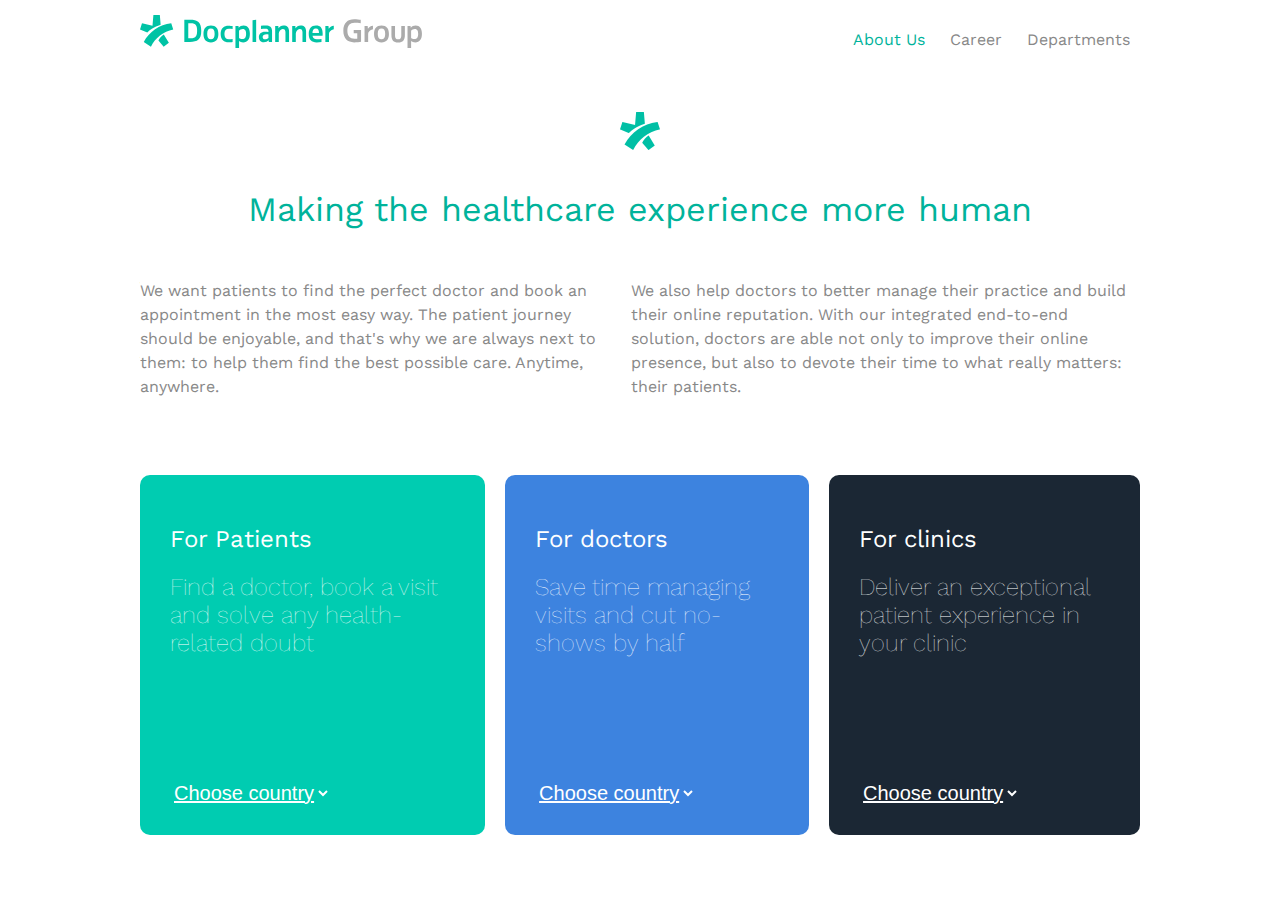
<file: class-2021-07-04--flex-box/index.html>
<!DOCTYPE html>
<html>

<head>
    <title>Document</title>
    <link rel="stylesheet" href="style.css">

    <link rel="stylesheet" href="https://cdnjs.cloudflare.com/ajax/libs/font-awesome/5.15.3/css/all.min.css"
        integrity="sha512-iBBXm8fW90+nuLcSKlbmrPcLa0OT92xO1BIsZ+ywDWZCvqsWgccV3gFoRBv0z+8dLJgyAHIhR35VZc2oM/gI1w=="
        crossorigin="anonymous" referrerpolicy="no-referrer" />

    <link rel="preconnect" href="https://fonts.googleapis.com">
    <link rel="preconnect" href="https://fonts.gstatic.com" crossorigin>
    <link
        href="https://fonts.googleapis.com/css2?family=Work+Sans:ital,wght@0,100;0,200;0,300;0,400;0,500;0,600;0,700;0,800;0,900;1,100;1,200;1,300;1,400;1,500;1,600;1,700;1,800;1,900&display=swap"
        rel="stylesheet">
</head>

<body>
    <div class="main-container">
        <!-- To Bar -->
        <div id="top-bar">
            <span>
                <img src="logo-default-group-en.svg" height="33">
            </span>
            <div>
                <a class="top-bar-link active" href="#">About Us</a>
                <a class="top-bar-link" href="#">Career</a>
                <a class="top-bar-link" href="#">Departments</a>
            </div>
        </div>

        <!-- Logo Section -->
        <div id="logo-section">
            <div>
                <img src="sygnet.png" alt="">
            </div>
            <div>Making the healthcare experience more human</div>
        </div>

        <!-- prargraph section -->
        <div id="paragraph-section">
            <div>
                <p>We want patients to find the perfect doctor and book an appointment in the most easy way. The patient journey should be enjoyable, and that's why we are always next to them: to help them find the best possible care. Anytime, anywhere.</p>
            </div>
            <div>
                <p>We also help doctors to better manage their practice and build their online reputation. With our integrated end-to-end solution, doctors are able not only to improve their online presence, but also to devote their time to what really matters: their patients.</p>
            </div>
        </div>

        <!-- cards section -->
        <div id="cards-section">
            <div class="card card-green">
                <div>
                    <i class="fas fa-users"></i>
                </div>
                <h2>For Patients</h2>
                <p>Find a doctor, book a visit and solve any health-related doubt
                </p>
                <div>
                    <select>
                        <option>Choose country</option>
                        <option>Argentina</option>
                        <option>Brazil</option>
                        <option>Chile</option>
                    </select>
                </div>
            </div>

            <div class="card card-blue">
                <div>
                    <i class="fas fa-user-md"></i>
                </div>
                <h2>For doctors</h2>
                <p>Save time managing visits and cut no-shows by half
                </p>
                <div>
                    <select>
                        <option>Choose country</option>
                        <option>Argentina</option>
                        <option>Brazil</option>
                        <option>Chile</option>
                    </select>
                </div>
            </div>

            <div class="card card-black">
                <div>
                    <i class="fas fa-clinic-medical"></i>
                </div>
                <h2>For clinics</h2>
                <p>Deliver an exceptional patient experience in your clinic
                </p>
                <div>
                    <select>
                        <option>Choose country</option>
                        <option>Argentina</option>
                        <option>Brazil</option>
                        <option>Chile</option>
                    </select>
                </div>
            </div>
        </div>
    </div>
</body>

</html>
</file>
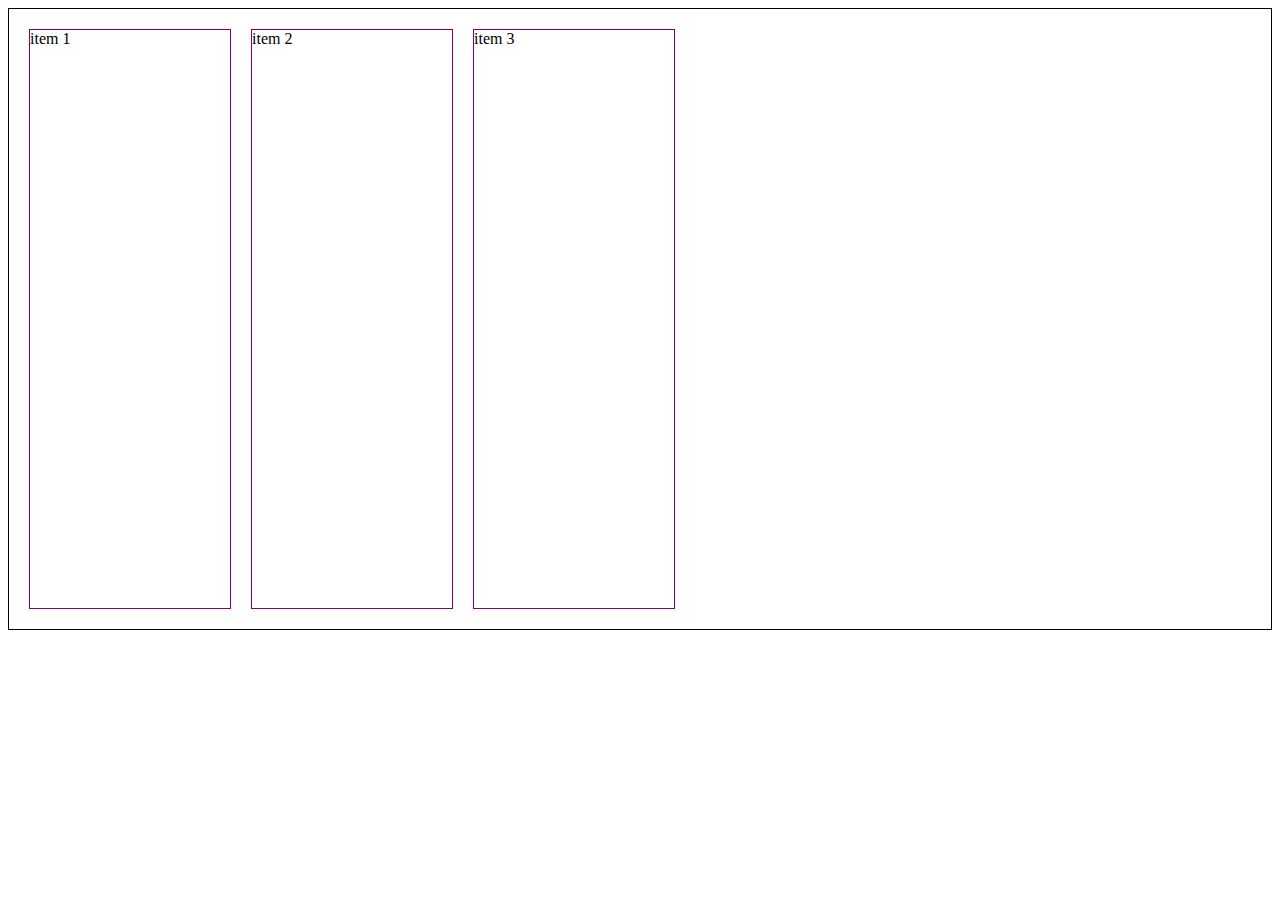
<file: class-2021-07-04--flex-box/flexbox-tutorial/index.html>
<!DOCTYPE html>
<html>
<head>
    <title>Document</title>
    <link rel="stylesheet" href="style.css">
</head>
<body>
    <div class="flex-container">
        <div class="flex-item red">item 1</div>
        <div class="flex-item green">item 2</div>
        <div class="flex-item blue">item 3</div>
    </div>
</body>
</html>
</file>
<file: class-2021-07-04--flex-box/style.css>
* {
    box-sizing: border-box;
}

body {
    margin: 0;
    font-family: 'Work Sans', sans-serif;
}

/* ----------------------------- */

.main-container {
    max-width: 1000px;
    margin: 0 auto;
}

#top-bar {
    display: flex;
    /* flex-direction: row; */
    justify-content: space-between;
    padding: 15px 0;
    margin-bottom: 15px;
}

.top-bar-link {
    display: inline-block;
    padding: 15px 10px;
    color: #888;
    text-decoration: none;
}
.top-bar-link:hover,
.top-bar-link.active {
    color: #00b39b;
}

#logo-section {
    margin-top: 33px;
    text-align: center;
}

#logo-section div:last-child {
    font-size: 34px;
    margin: 34px 0;
    color: #00b39b;
}

#paragraph-section {
    display: flex;
    margin: 0  0 60px 0;
    font-size: 16px;
    color: #888;
    line-height: 1.5rem;
}

#paragraph-section div:first-child {
    padding-right: 15px;
}

#cards-section {
    display: flex;
    justify-content: center;
    margin: 0 -10px;
}

.card {
    height: 360px;
    border-radius: 10px;
    padding: 30px;
    margin: 0 10px;
    color: #fff;
    display: flex;
    flex-direction: column;
}

.card i {
    font-size: 1.5rem;
}

.card > p {
    margin-top: 0;
    flex-grow: 1;
    font-size: 1.5rem;
    font-weight: 100;
}

.card > h2 {
    font-weight: 400;
}

.card select {
    font-size: 20px;
    background: transparent;
    color: white;
    border: none;
    text-decoration: underline;
}

.card-green {
    background: #00ccb1;
}

.card-blue {
    background: #3d83df;
}

.card-black {
    background: #1b2734;
}
</file>
<file: class-2021-07-04--flex-box/flexbox-tutorial/style.css>
.flex-container {
    border: 1px solid black;
    padding: 10px;
    height: 600px;


    /* you must use this */
    display: flex; 
    /* you use when you want to use column */
    flex-direction: row; 
    justify-content: flex-start; /* h if row - v if column */
    align-items: stretch; /* v if row - h if column */
    
    /* flex-wrap: wrap;
    align-content: stretch; */
}

.flex-item {
    border: 1px solid purple;
    margin: 10px;

    /* flex-basis + flex-grow + flex-shrink */
    /* YOU DON'T USE WIDTH OR HEIGHT INSIDE FLEX ITEMS */
    flex-basis: 200px; /* if row it means width - if columb it means height */
    flex-grow: 0; /* default is 0 */
    flex-shrink: 1; /* default is 1 */
}
</file>
